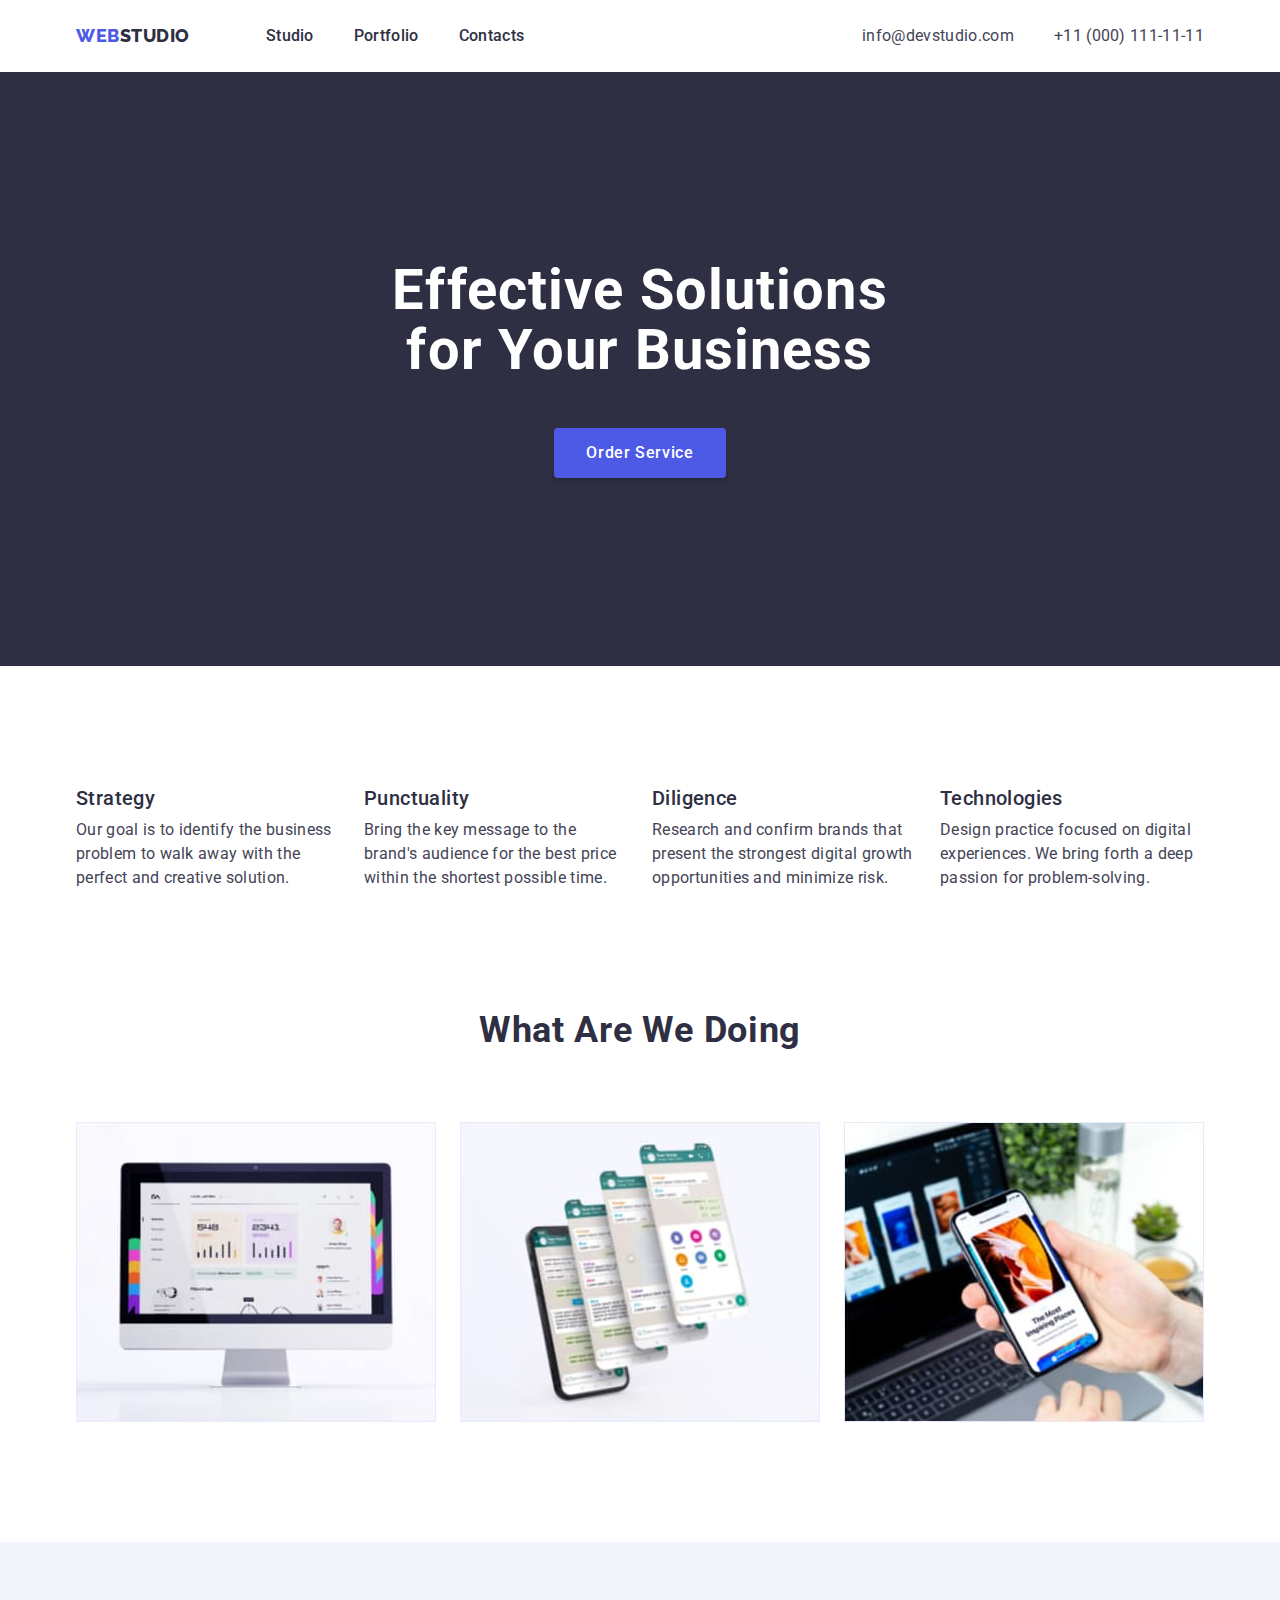
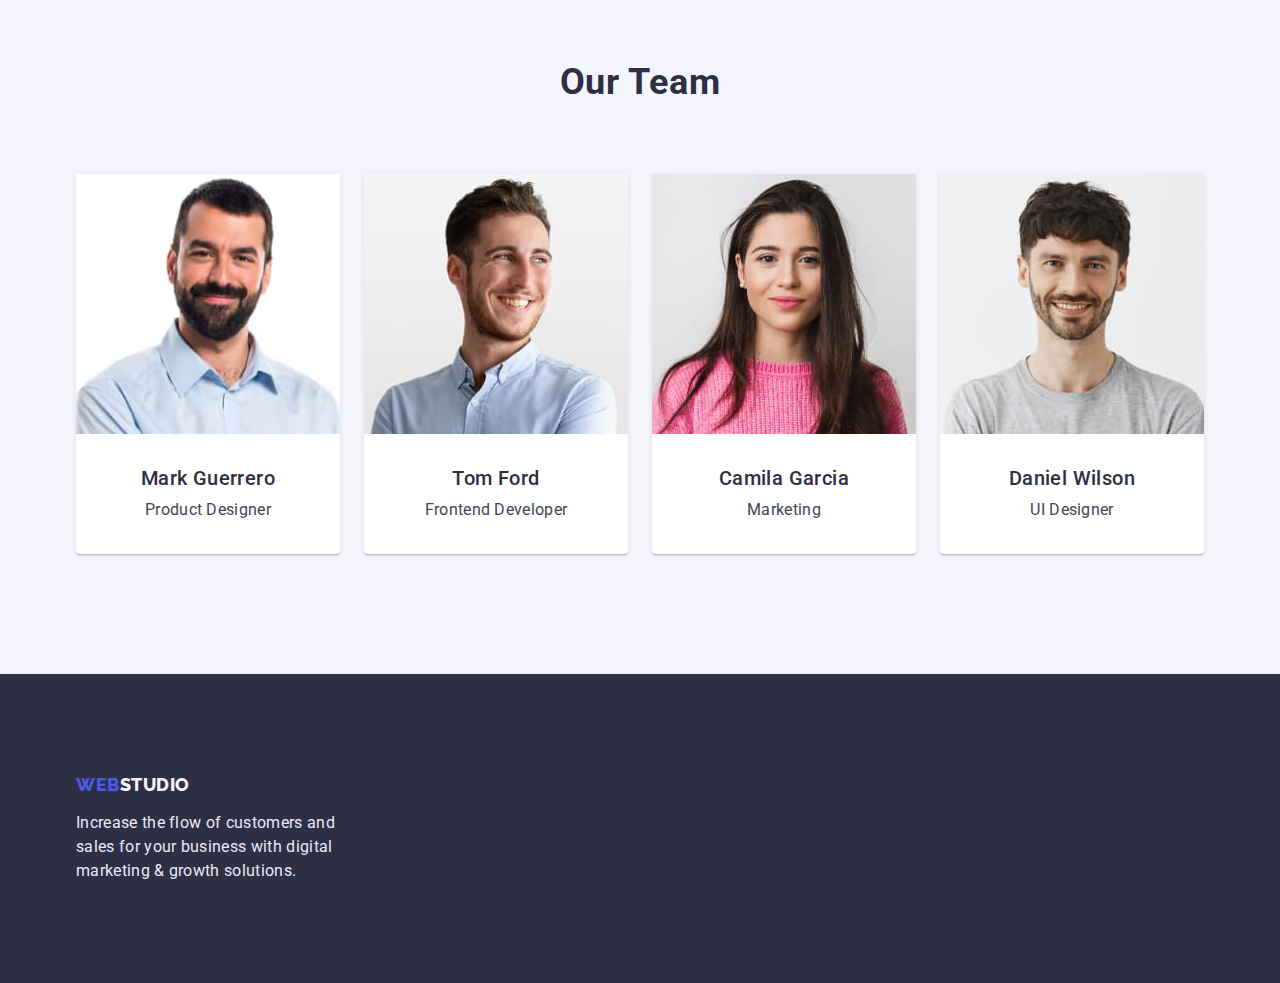
<file: index.html>
<!DOCTYPE html>
<html lang="en">
<head>
    <meta charset="UTF-8">
    <meta http-equiv="X-UA-Compatible" content="IE=edge">
    <meta name="viewport" content="width=device-width, initial-scale=1.0">
    <title>WebStudio</title>
    <!-- Modern normalize -->
    <link rel="stylesheet" href="https://cdn.jsdelivr.net/npm/modern-normalize@1.1.0/modern-normalize.min.css" />
    <link rel="stylesheet" href="./css/styles.css">
    <!--Fonts-->
    <link rel="preconnect" href="https://fonts.googleapis.com">
    <link rel="preconnect" href="https://fonts.gstatic.com" crossorigin>
    <link href="https://fonts.googleapis.com/css2?family=Roboto:wght@400;500;700;900&display=swap" rel="stylesheet">
    
    <link href="https://fonts.googleapis.com/css2?family=Raleway:wght@800&display=swap" rel="stylesheet">
</head>
<body>
    <!--Header-->
    <header class="header">
        <div class="container header-wrapper">
            <nav class="header-nav">
                <a href="./index.html" class="logo">WEB<span class="logo-second-part">STUDIO</span></a>
                <ul class="header-pages">
                    <li><a href="./index.html" class="nav-link">Studio</a></li>
                    <li><a href="./portfolio.html" class="nav-link">Portfolio</a></li>
                    <li><a href="" class="nav-link">Contacts</a></li>
                </ul>
            </nav>
            <!--<address class="header-contacts">-->
                <ul class="contacts-list">
                    <li><a href="mailto:info@devstudio.com" class="contacts-link">info@devstudio.com</a></li>
                    <li><a href="tel:+110001111111" class="contacts-link">+11 (000) 111-11-11</a></li>
                </ul>
            <!--</address>-->
        </div>
    </header>
    <!--Main part of main page-->
    <main>
        <!--Hero section-->
        <section class="hero section">
            <div class="container">
                <h1 class="hero-title">Effective Solutions for Your Business</h1>
                <button type="button" class="hero-btn">Order Service</button>
            </div>
        </section>
        <!--Description section-->
        <section class="features section">
            <div class="container">
                <h2 class="visually-hidden">Our description</h2>
                <ul class="features-list card-set">
                    <li class="features-list-item card-set-item">
                        <h3 class="section-subtitle">Strategy</h3>
                        <p class="section-desc">Our goal is to identify the business problem to walk away with the perfect and creative solution.</p>
                    </li>
                    <li class="features-list-item card-set- item">
                        <h3 class="section-subtitle">Punctuality</h3>
                        <p class="section-desc">Bring the key message to the brand's audience for the best price within the shortest possible time.</p>
                    </li>
                    <li class="features-list-item card-set-item">
                        <h3 class="section-subtitle">Diligence</h3>
                        <p class="section-desc">Research and confirm brands that present the strongest digital growth opportunities and minimize risk.</p>
                    </li>
                    <li class="features-list-item card-set-item">
                        <h3 class="section-subtitle">Technologies</h3>
                        <p class="section-desc">Design practice focused on digital experiences. We bring forth a deep passion for problem-solving.</p>
                    </li>
                </ul>
            </div>
        </section>
        <!--What to do section / About-->
        <section class="about section">
            <div class="container">
                <h2 class="section-title">What are we doing</h2>
                <ul class="about-list card-set">
                    <li class="about-item card-set-item"><img src="./images/doing/img1.jpg" alt="Websites" width="360" height="300"></li>
                    <li class="about-item card-set-item"><img src="./images/doing/img2.jpg" alt="Chats" width="360" height="300"></li>
                    <li class="about-item card-set-item"><img src="./images/doing/img3.jpg" alt="Mobile apps" width="360" height="300"></li>
                </ul>
            </div>
        </section>
        <!--Team section-->
        <section class="team section">
            <div class="container">
                <h2 class="section-title">Our Team</h2>
                <ul class="team-list card-set">
                    <li class="team-list-item card-set-item">
                        <img src="./images/team/img1.jpg" alt="Mark Guerrero" width="264" height="260" class="team-photo">
                        <div class="team-wrapper">
                            <h3 class="section-subtitle">Mark Guerrero</h3>
                            <p class="section-desc">Product Designer</p>
                        </div>
                    </li>
                    <li class="team-list-item card-set-item">
                        <img src="./images/team/img2.jpg" alt="Tom Ford" width="264" height="260" class="team-photo">
                        <div class="team-wrapper">
                            <h3 class="section-subtitle">Tom Ford</h3>
                            <p class="section-desc">Frontend Developer</p>
                        </div>
                    </li>
                    <li class="team-list-item card-set-item">
                        <img src="./images/team/img3.jpg" alt="Camila Garcia" width="264" height="260" class="team-photo">
                        <div class="team-wrapper">
                            <h3 class="section-subtitle">Camila Garcia</h3>
                            <p class="section-desc">Marketing</p>
                        </div>
                    </li>
                    <li class="team-list-item card-set-item">
                        <img src="./images/team/img4.jpg" alt="Daniel Wilson" width="264" height="260" class="team-photo">
                        <div class="team-wrapper">
                            <h3 class="section-subtitle">Daniel Wilson</h3>
                            <p class="section-desc">UI Designer</p>
                        </div>
                    </li>
                </ul>
            </div>
        </section>
    </main>
    <!--Footer-->
    <footer class="footer">
        <div class="container">
            <a href="./index.html" class="footer-logo">WEB<span class="footer-second-color">STUDIO</span></a>
            <p class="footer-desc">Increase the flow of customers and sales for your business with digital marketing & growth solutions.</p>
        </div>
    </footer>
</body>
</html>
</file>
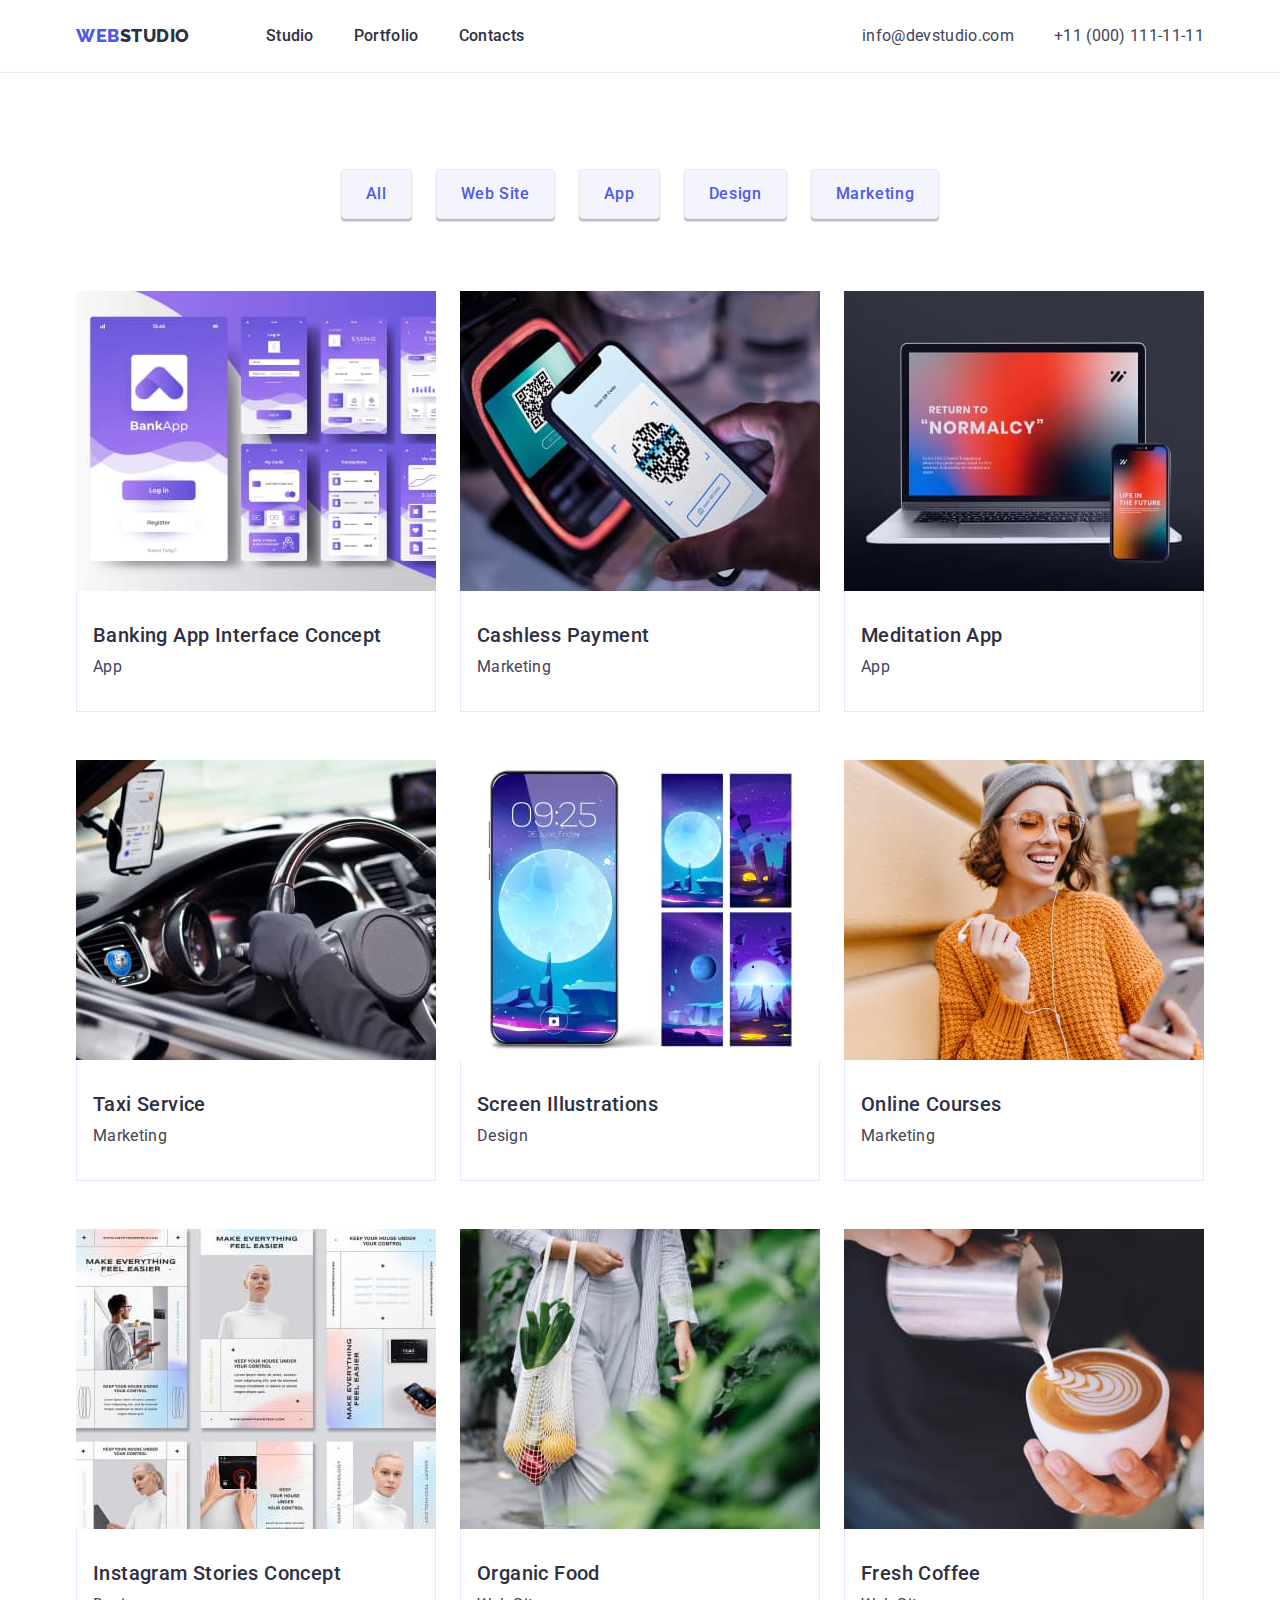
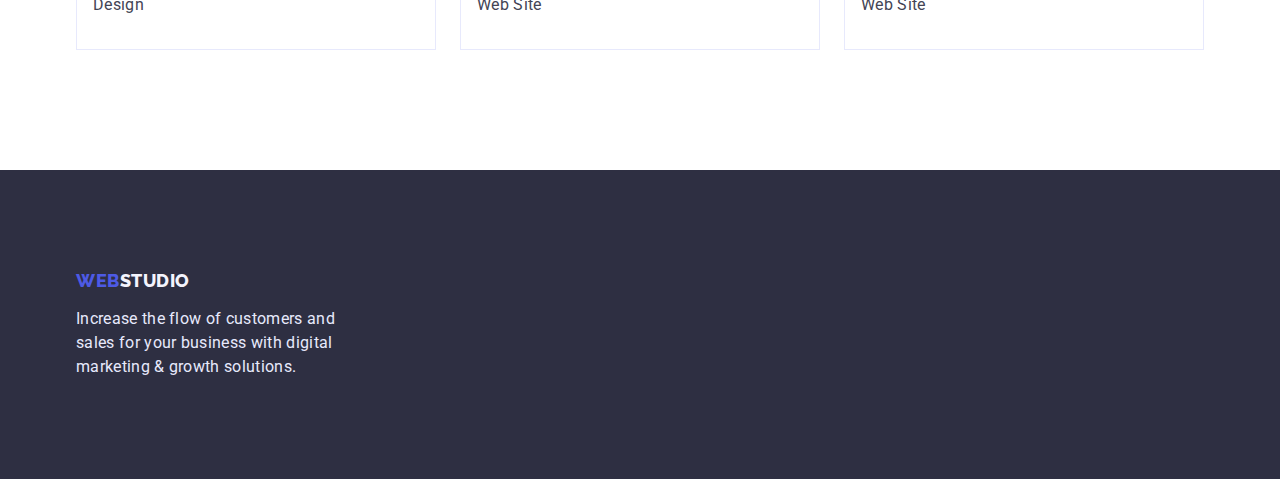
<file: portfolio.html>
<!DOCTYPE html>
<html lang="en">
<head>
    <meta charset="UTF-8">
    <meta http-equiv="X-UA-Compatible" content="IE=edge">
    <meta name="viewport" content="width=device-width, initial-scale=1.0">
    <title>Portfolio</title>
    <!-- Modern normalize -->
    <link rel="stylesheet" href="https://cdn.jsdelivr.net/npm/modern-normalize@1.1.0/modern-normalize.min.css" />
    <link rel="stylesheet" href="./css/styles.css">
    <!--Fonts-->
    <link rel="preconnect" href="https://fonts.googleapis.com">
    <link rel="preconnect" href="https://fonts.gstatic.com" crossorigin>
    <link href="https://fonts.googleapis.com/css2?family=Roboto:wght@400;500;700;900&display=swap" rel="stylesheet">

    <link href="https://fonts.googleapis.com/css2?family=Raleway:wght@800&display=swap" rel="stylesheet">
</head>
<body>
    <!--Header-->
    <header class="header header-portfolio">
        <div class="container header-wrapper">
            <nav class="header-nav">
                <a href="./index.html" class="logo">WEB<span class="logo-second-part">STUDIO</span></a>
                <ul class="header-pages">
                    <li><a href="./index.html" class="nav-link">Studio</a></li>
                    <li><a href="./portfolio.html" class="nav-link">Portfolio</a></li>
                    <li><a href="" class="nav-link">Contacts</a></li>
                </ul>
            </nav>
            <!--<address class="header-contacts">-->
            <ul class="contacts-list">
                <li><a href="mailto:info@devstudio.com" class="contacts-link">info@devstudio.com</a></li>
                <li><a href="tel:+110001111111" class="contacts-link">+11 (000) 111-11-11</a></li>
            </ul>
            <!--</address>-->
        </div>
    </header>
    <!--Portfolio main page-->
    <main>
        <!--Categories list section-->
        <section class="categories-section section">
            <div class="container">
                <h1 hidden>Categories</h1>
                <ul class="ctg-list">
                    <li class="ctg-list-item"><button type="button" class="ctg-btn">All</button></li>
                    <li class="ctg-list-item"><button type="button" class="ctg-btn">Web Site</button></li>
                    <li class="ctg-list-item"><button type="button" class="ctg-btn">App</button></li>
                    <li class="ctg-list-item"><button type="button" class="ctg-btn">Design</button></li>
                    <li class="ctg-list-item"><button type="button" class="ctg-btn">Marketing</button></li>
                </ul>
                <ul class="list card-set">
                    <li class="list-item card-set-item">
                        <img src="./images/portfolio/img1.jpg" alt="Banking App Interface Concept" width="360" height="300" class="image">
                        <div class="cards-wrapper">
                            <h2 class="section-subtitle">Banking App Interface Concept</h2>
                            <p class="section-desc">App</p>
                        </div>
                    </li>
                    <li class="list-item card-set-item">
                        <img src="./images/portfolio/img2.jpg" alt="Cashless Payment" width="360" height="300" class="image">
                        <div class="cards-wrapper">
                            <h2 class="section-subtitle">Cashless Payment</h2>
                            <p class="section-desc">Marketing</p>
                        </div>
                    </li>
                    <li class="list-item card-set-item">
                        <img src="./images/portfolio/img3.jpg" alt="Meditation App" width="360" height="300" class="image">
                        <div class="cards-wrapper">
                            <h2 class="section-subtitle">Meditation App</h2>
                            <p class="section-desc">App</p>
                        </div>
                    </li>
                    <li class="list-item card-set-item">
                        <img src="./images/portfolio/img4.jpg" alt="Taxi Service" width="360" height="300" class="image">
                        <div class="cards-wrapper">
                            <h2 class="section-subtitle">Taxi Service</h2>
                            <p class="section-desc">Marketing</p>
                        </div>
                    </li>
                    <li class="list-item card-set-item">
                        <img src="./images/portfolio/img5.jpg" alt="Screen Illustrations" width="360" height="300" class="image">
                        <div class="cards-wrapper">
                            <h2 class="section-subtitle">Screen Illustrations</h2>
                            <p class="section-desc">Design</p>
                        </div>
                    </li>
                    <li class="list-item card-set-item">
                        <img src="./images/portfolio/img6.jpg" alt="Online Courses" width="360" height="300" class="image">
                        <div class="cards-wrapper">
                            <h2 class="section-subtitle">Online Courses</h2>
                            <p class="section-desc">Marketing</p>
                        </div>
                    </li>
                    <li class="list-item card-set-item">
                        <img src="./images/portfolio/img7.jpg" alt="Instagram Stories Concept" width="360" height="300" class="image">
                        <div class="cards-wrapper">
                            <h2 class="section-subtitle">Instagram Stories Concept</h2>
                            <p class="section-desc">Design</p>
                        </div>
                    </li>
                    <li class="list-item card-set-item">
                        <img src="./images/portfolio/img8.jpg" alt="Organic Food" width="360" height="300" class="image">
                        <div class="cards-wrapper">
                            <h2 class="section-subtitle">Organic Food</h2>
                            <p class="section-desc">Web Site</p>
                        </div>
                    </li>
                    <li class="list-item card-set-item">
                        <img src="./images/portfolio/img9.jpg" alt="Fresh Coffee" width="360" height="300" class="image">
                        <div class="cards-wrapper">
                            <h2 class="section-subtitle">Fresh Coffee</h2>
                            <p class="section-desc">Web Site</p>
                        </div>
                    </li>
                </ul>
            </div>
        </section>
    </main>
    <!--Footer-->
    <footer class="footer">
        <div class="container">
            <a href="./index.html" class="footer-logo">WEB<span class="footer-second-color">STUDIO</span></a>
            <p class="footer-desc">Increase the flow of customers and sales for your business with digital marketing &
                growth solutions.</p>
        </div>
    </footer>
</body>
</html>
</file>
<file: css/styles.css>
:root {
    /* Font */
    --main-font: 'Roboto', sans-serif;
    --title-font: 'Raleway', sans-serif;

    /* Text colors  */
    --white-color: #ffffff;
    --text-navyblue: #2E2F42;
    --text-slate: #434455;
    --activate-iris: #4D5AE5;
    --pressed-ocean: #404BBF;
    --success-green-100: rgb(49, 208, 170);
    --success-green-75: rgb(49, 208, 170, 0.75);
    --success-green-50: rgb(49, 208, 170, 0.5);
    --success-green-10: rgba(49, 208, 170, 0.102);
    --light-slate: #8E8F99;
    --accent: #E7E9FC;
    --navyblue-modal: rgb(46, 47, 66, 0.4);


    /* Background colors */
    --bg-light-cloud: #F4F4FD;
    --bg-hero-gray: rgba(46, 47, 66, 0.7);
    /* Card set */
    --indent: 24px;
    --items: 4;
}

/* reset start */
h1,
h2,
h3,
h4,
h5,
h6,
p {
    margin: 0;
}

ul {
    margin: 0;
    padding: 0;
    list-style: none;
}

a {
    color: currentColor;
    text-decoration: none;
}

button {
    cursor: pointer;
}

img {
    display: block;
}

.visually-hidden {
    position: absolute;
    width: 1px;
    height: 1px;
    margin: -1px;
    border: 0;
    padding: 0;

    white-space: nowrap;
    clip-path: inset(100%);
    clip: rect(0 0 0 0);
    overflow: hidden;
}

/* reset end */

/* Base styles */
body{
    font-family: var(--main-font);
    background-color: var(--white-color);
    font-size: 16px;
}

button{
    box-shadow: 0px 3px 1px rgba(0, 0, 0, 0.1), 0px 2px 1px rgba(0, 0, 0, 0.08), 0px 2px 2px rgba(0, 0, 0, 0.12);
    border-radius: 4px;
    border-width: 0;
    
    cursor: pointer;
}
button:hover,button:focus{
    background: var(--pressed-ocean);
}

.section {
    padding-top: 120px;
    padding-bottom: 120px;
    /*outline: 2px solid blueviolet;
    outline-offset: -2px;*/
}

.container {
    width: 1158px;
    padding-left: 15px;
    padding-right: 15px;
    margin-left: auto;
    margin-right: auto;

    /*outline: 2px solid red;
    outline-offset: -2px;*/
}

/* Card set / grid*/

.card-set {
    display: flex;
    flex-wrap: wrap;

    gap: var(--indent);
}

.card-set-item {
    flex-basis: calc((100% - (var(--indent) * (var(--items) - 1))) / var(--items));
}

/*Header*/
.header{
    padding-top: 24px;
    padding-bottom: 24px;
}
.header-portfolio {
    border-bottom: 1px solid var(--accent);
}
.header-wrapper {
    display: flex;
    align-items: center;

}
.header-nav {
    display: flex;
    align-items: center;
    line-height: 1.5;
    letter-spacing: 0.02em;

    color: var(--text-navyblue);
    margin-right: auto;
}

.logo{
    font-family: var(--title-font);
    font-weight: 800;
    font-size: 18px;
    line-height: calc(24 / 18);
    letter-spacing: 0.03em;

    color: var(--activate-iris);
    margin-right: 76px;
}

.logo-second-part {
    color: var(--text-navyblue);
}

.nav-link {
    display: block;
    font-weight: 500;
    line-height: 1.5;
    letter-spacing: 0.02em;

    color: var(--text-navyblue);
}
.nav-link:hover,
.nav-link:focus {
    color: var(--pressed-ocean)
}

.header-pages {
    display: flex;
    align-items: center;
    gap: 40px;
}

.contacts-list {
    display: flex;
    gap: 40px;
}

.contacts-link {
    font-style: normal;
    line-height: 1.5;
    letter-spacing: 0.02em;

    color: var(--text-slate);
}

.contacts-link:hover,
.contacts-link:focus {
    color: var(--pressed-ocean)
}

/*Footer*/
.footer {
    padding-top: 100px;
    padding-bottom: 100px;
    background-color: var(--text-navyblue);
}

.footer-logo {
    display: block;
    font-family: var(--title-font);
    font-weight: 800;
    font-size: 18px;
    line-height: calc(21 / 18);

    align-items: center;
    letter-spacing: 0.03em;

    color: var(--activate-iris);
    margin-bottom: 16px;
}

.footer-second-color {
    color: var(--bg-light-cloud);
}

.footer-desc {
    width: 264px;
    line-height: 1.5;
    letter-spacing: 0.02em;
    color: var(--accent);
}

/* Index HTML Main page*/

/*Main page - Hero section*/
.hero {
    text-align: center;
    padding-top: 188px;
    padding-bottom: 188px;
    background-color: var(--text-navyblue);
}

.hero-title {
    max-width: 500px;
    margin-bottom: 48px;
    margin-left: auto;
    margin-right: auto;

    font-size: 56px;
    line-height: calc(60 / 56);
    letter-spacing: 0.02em;

    color: var(--white-color);
}

.hero-btn {
    padding: 16px 32px;
    margin: 0 auto;

    font-weight: 500;
    font-size: 16px;
    letter-spacing: 0.04em;

    background: var(--activate-iris);
    box-shadow: 0px 4px 4px rgba(0, 0, 0, 0.15);

    color: var(--white-color);
}
.hero-btn:hover, .hero-btn:active{
    background: var(--pressed-ocean);
}
/*Main page - Features section*/
.features {
    padding-bottom: 0;
}

.features-title {}

.features-list {
}

.features-list-item {
    flex-basis: 264px;
}

.section-subtitle {
    margin-bottom: 8px;

    font-weight: 500;
    font-size: 20px;
    line-height: calc(24 / 20);
    letter-spacing: 0.02em;

    color: var(--text-navyblue);
}

.section-desc {
    line-height: 1.5;
    letter-spacing: 0.02em;
    color: var(--text-slate);
}
/*Main page - About section*/
.about {}

.section-title{
    margin-bottom: 72px;

    font-size: 36px;
    text-transform: capitalize;
    line-height: calc(40 / 36);
    letter-spacing: 0.02em;
    text-align: center;
    color: var(--text-navyblue);
}

.about-list {
    --items: 3;
}

.about-item {}
/*Main page - Team section*/
.team {
    background-color: var(--bg-light-cloud);
}

.team-list-item {
    background: var(--white-color);
    box-shadow: 0px 1px 6px rgba(46, 47, 66, 0.08), 0px 1px 1px rgba(46, 47, 66, 0.16), 0px 2px 1px rgba(46, 47, 66, 0.08);
    border-radius: 0px 0px 4px 4px;
}

.team-wrapper {
    padding: 32px 16px;
}

.team-list {}

.team-list-item {
    text-align: center;
}

.team-photo {}

.team-position {
    font-weight: 400;
    font-size: 16px;
    line-height: 1.5;
    letter-spacing: 0.02em;

    color: var(--text-slate);
}


/*Portfolio - Catalog section*/

.categories-section {
    padding-top: 96px;
}

.ctg-list {
    display: flex;
    align-items: center;
    justify-content: center;
    gap: 24px;

    margin-bottom: 72px;
}

.ctg-list-item {}

.ctg-btn {
    padding: 12px 24px;

    font-weight: 500;
    font-size: 16px;
    line-height: 1.5;

    letter-spacing: 0.04em;

    background: var(--bg-light-cloud);
    color: var(--activate-iris);
    border: 1px solid var(--accent);

}

.ctg-btn:hover,
.ctg-btn:active {
    color: white;
}

.cards-wrapper {
    background-color: var(--white-color);
    border: 1px solid var(--accent);
    border-top: none;

    padding: 32px 0px 32px 16px;
}

.list {
    row-gap: 48px;
}

.list-item {}

.image {}
</file>
